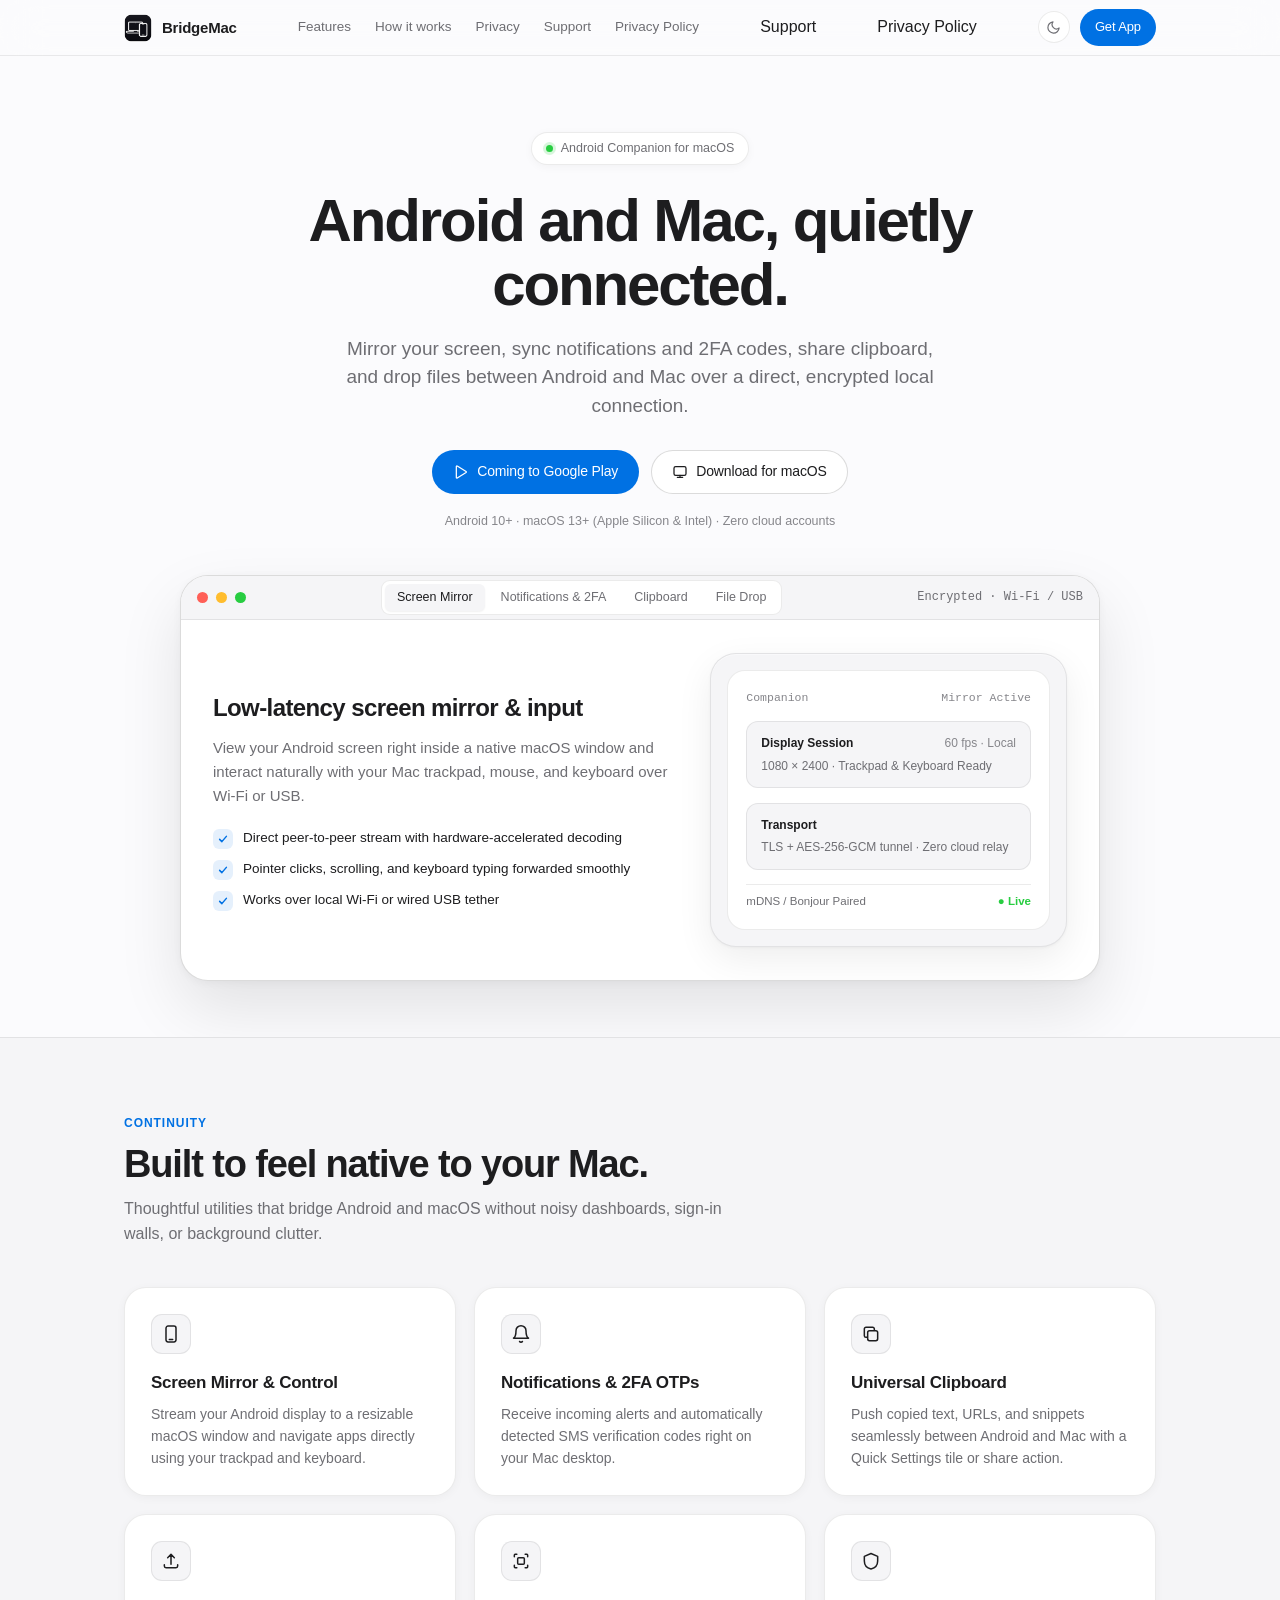
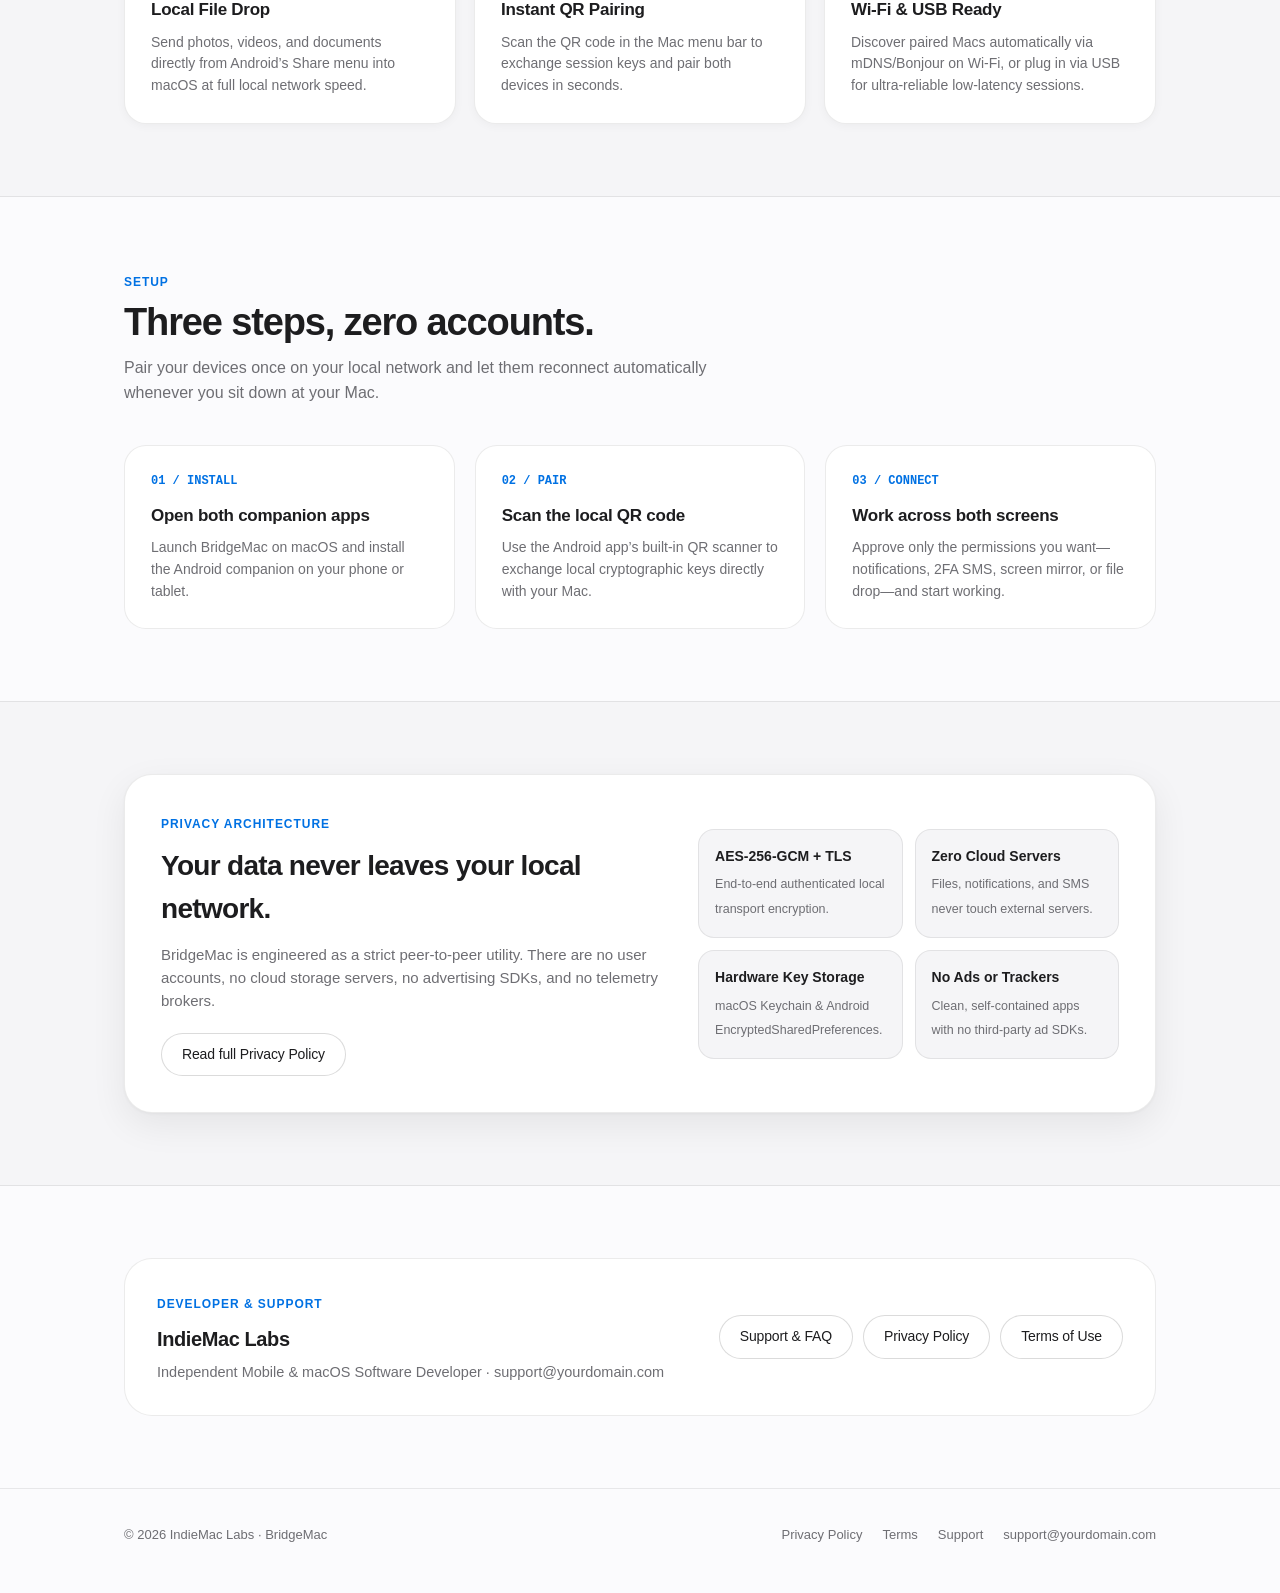
<file: index.html>
<!doctype html>
<html lang="en">
  <head>
    <meta charset="utf-8" />
    <meta name="viewport" content="width=device-width, initial-scale=1" />
    <title data-title-pattern="{appName} — Android Companion for macOS">
      BridgeMac — Android Companion for macOS
    </title>
    <meta
      name="description"
      content="Mirror your Android screen, sync notifications and 2FA codes, share clipboard, and transfer files directly with your Mac over an encrypted local connection."
    />
    <link rel="icon" type="image/svg+xml" href="assets/favicon.svg" />
    <link rel="stylesheet" href="styles.css" />
    <script src="config.js"></script>
    <script defer src="app.js"></script>
  </head>
  <body>
    <header class="site-nav">
      <div class="container nav-inner">
        <a class="brand" href="index.html">
          <img
            src="assets/icon-192.png"
            width="28"
            height="28"
            style="border-radius: 7px; object-fit: cover"
            alt="BridgeMac"
          />
          <span data-config="appName">BridgeMac</span>
        </a>

        <nav class="nav-links" aria-label="Primary navigation">
          <a href="#features">Features</a>
          <a href="#how-it-works">How it works</a>
          <a href="#privacy">Privacy</a>
          <a href="support.html">Support</a>
          <a href="privacy.html">Privacy Policy</a>
        </nav>
          <a href="support.html">Support</a>
          <a href="privacy.html">Privacy Policy</a>
        </nav>

        <div class="nav-actions">
          <button
            id="theme-toggle"
            class="theme-toggle"
            type="button"
            aria-label="Toggle dark mode"
            title="Toggle appearance"
          >
            <svg
              id="icon-moon"
              width="15"
              height="15"
              viewBox="0 0 24 24"
              fill="none"
            >
              <path
                d="M21 12.79A9 9 0 1 1 11.21 3 7 7 0 0 0 21 12.79Z"
                stroke="currentColor"
                stroke-width="1.9"
                stroke-linecap="round"
                stroke-linejoin="round"
              />
            </svg>
            <svg
              id="icon-sun"
              width="15"
              height="15"
              viewBox="0 0 24 24"
              fill="none"
              style="display: none"
            >
              <circle
                cx="12"
                cy="12"
                r="4"
                stroke="currentColor"
                stroke-width="1.9"
              />
              <path
                d="M12 2v2M12 20v2M4.93 4.93l1.41 1.41M17.66 17.66l1.41 1.41M2 12h2M20 12h2M4.93 19.07l1.41-1.41M17.66 6.34l1.41-1.41"
                stroke="currentColor"
                stroke-width="1.9"
                stroke-linecap="round"
              />
            </svg>
          </button>
          <a class="btn btn-primary btn-sm" href="#download">Get App</a>
        </div>
      </div>
    </header>

    <main>
      <!-- Hero -->
      <section class="hero">
        <div class="container">
          <div class="pill">
            <span class="pill-dot" aria-hidden="true"></span>
            <span data-config="appSubtitle">Android Companion for macOS</span>
          </div>
          <h1 data-config="tagline">Android and Mac, quietly connected.</h1>
          <p class="hero-lead" data-config="description">
            Mirror your screen, sync notifications and 2FA codes, share
            clipboard, and drop files between Android and Mac over a direct,
            encrypted local connection.
          </p>

          <div class="hero-cta" id="download">
            <a class="btn btn-primary" href="#" data-store-link="play">
              <svg width="16" height="16" viewBox="0 0 24 24" fill="none">
                <path
                  d="M5 3.8v16.4c0 .7.8 1.2 1.4.8l13.2-8.2c.6-.4.6-1.2 0-1.6L6.4 3c-.6-.4-1.4.1-1.4.8Z"
                  stroke="currentColor"
                  stroke-width="1.9"
                  stroke-linejoin="round"
                />
              </svg>
              <span data-config="playStoreStatus">Coming to Google Play</span>
            </a>
            <a class="btn btn-secondary" href="#" data-store-link="mac">
              <svg width="16" height="16" viewBox="0 0 24 24" fill="none">
                <rect
                  x="3"
                  y="4"
                  width="18"
                  height="13"
                  rx="2.5"
                  stroke="currentColor"
                  stroke-width="1.9"
                />
                <path
                  d="M8 20h8M12 17v3"
                  stroke="currentColor"
                  stroke-width="1.9"
                  stroke-linecap="round"
                />
              </svg>
              <span>Download for macOS</span>
            </a>
          </div>
          <div class="hero-meta">
            <span data-config="androidMinSdk">Android 10+</span> ·
            <span data-config="macAppStatus"
              >macOS 13+ (Apple Silicon &amp; Intel)</span
            >
            · Zero cloud accounts
          </div>

          <!-- Interactive Mac Window Preview -->
          <div class="stage-wrap">
            <div class="mac-window" aria-label="Interactive feature preview">
              <div class="mac-titlebar">
                <div class="traffic-lights" aria-hidden="true">
                  <span class="dot red"></span>
                  <span class="dot amber"></span>
                  <span class="dot green"></span>
                </div>

                <div class="titlebar-tabs" role="tablist">
                  <button
                    class="tab-btn"
                    type="button"
                    role="tab"
                    aria-selected="true"
                    data-preview-tab="mirror"
                  >
                    Screen Mirror
                  </button>
                  <button
                    class="tab-btn"
                    type="button"
                    role="tab"
                    aria-selected="false"
                    data-preview-tab="notify"
                  >
                    Notifications &amp; 2FA
                  </button>
                  <button
                    class="tab-btn"
                    type="button"
                    role="tab"
                    aria-selected="false"
                    data-preview-tab="clipboard"
                  >
                    Clipboard
                  </button>
                  <button
                    class="tab-btn"
                    type="button"
                    role="tab"
                    aria-selected="false"
                    data-preview-tab="drop"
                  >
                    File Drop
                  </button>
                </div>

                <div class="titlebar-status" id="preview-status">
                  Encrypted · Wi-Fi / USB
                </div>
              </div>

              <div class="mac-body">
                <div class="preview-copy">
                  <h3 id="preview-title">Low-latency screen mirror &amp; input</h3>
                  <p id="preview-desc">
                    View your Android screen right inside a native macOS window
                    and interact naturally with your Mac trackpad, mouse, and
                    keyboard over Wi-Fi or USB.
                  </p>
                  <ul class="preview-specs" id="preview-specs">
                    <li>
                      <span class="check-badge" aria-hidden="true">
                        <svg width="12" height="12" viewBox="0 0 16 16" fill="none">
                          <path
                            d="M3.5 8.5L6.5 11.5L12.5 4.5"
                            stroke="currentColor"
                            stroke-width="2"
                            stroke-linecap="round"
                            stroke-linejoin="round"
                          />
                        </svg>
                      </span>
                      <span>Direct peer-to-peer stream with hardware-accelerated decoding</span>
                    </li>
                    <li>
                      <span class="check-badge" aria-hidden="true">
                        <svg width="12" height="12" viewBox="0 0 16 16" fill="none">
                          <path
                            d="M3.5 8.5L6.5 11.5L12.5 4.5"
                            stroke="currentColor"
                            stroke-width="2"
                            stroke-linecap="round"
                            stroke-linejoin="round"
                          />
                        </svg>
                      </span>
                      <span>Pointer clicks, scrolling, and keyboard typing forwarded smoothly</span>
                    </li>
                    <li>
                      <span class="check-badge" aria-hidden="true">
                        <svg width="12" height="12" viewBox="0 0 16 16" fill="none">
                          <path
                            d="M3.5 8.5L6.5 11.5L12.5 4.5"
                            stroke="currentColor"
                            stroke-width="2"
                            stroke-linecap="round"
                            stroke-linejoin="round"
                          />
                        </svg>
                      </span>
                      <span>Works over local Wi-Fi or wired USB tether</span>
                    </li>
                  </ul>
                </div>

                <div class="device-frame">
                  <div class="device-screen">
                    <div class="device-statusbar">
                      <span>Companion</span>
                      <span id="phone-badge">Mirror Active</span>
                    </div>

                    <div class="mock-card">
                      <div class="mock-card-title">
                        <span id="card1-title">Display Session</span>
                        <span id="card1-meta" style="color: var(--ink-tertiary); font-weight: 500">
                          60 fps · Local
                        </span>
                      </div>
                      <div class="mock-card-sub" id="card1-sub">
                        1080 × 2400 · Trackpad &amp; Keyboard Ready
                      </div>
                      <div
                        class="otp-code"
                        id="card1-otp"
                        style="display: none"
                      ></div>
                    </div>

                    <div class="mock-card">
                      <div class="mock-card-title">
                        <span id="card2-title">Transport</span>
                      </div>
                      <div class="mock-card-sub" id="card2-sub">
                        TLS + AES-256-GCM tunnel · Zero cloud relay
                      </div>
                    </div>

                    <div class="device-footer-pill">
                      <span>mDNS / Bonjour Paired</span>
                      <span style="color: var(--green); font-weight: 600">● Live</span>
                    </div>
                  </div>
                </div>
              </div>
            </div>
          </div>
        </div>
      </section>

      <!-- Features Bento -->
      <section class="section section-alt" id="features">
        <div class="container">
          <div class="section-header">
            <span class="eyebrow">Continuity</span>
            <h2>Built to feel native to your Mac.</h2>
            <p>
              Thoughtful utilities that bridge Android and macOS without noisy
              dashboards, sign-in walls, or background clutter.
            </p>
          </div>

          <div class="bento-grid">
            <article class="bento-card">
              <div class="icon-box" aria-hidden="true">
                <svg width="20" height="20" viewBox="0 0 24 24" fill="none">
                  <rect
                    x="6"
                    y="2.5"
                    width="12"
                    height="19"
                    rx="2.5"
                    stroke="currentColor"
                    stroke-width="1.8"
                  />
                  <path
                    d="M10 18.5h4"
                    stroke="currentColor"
                    stroke-width="1.8"
                    stroke-linecap="round"
                  />
                </svg>
              </div>
              <h3>Screen Mirror &amp; Control</h3>
              <p>
                Stream your Android display to a resizable macOS window and
                navigate apps directly using your trackpad and keyboard.
              </p>
            </article>

            <article class="bento-card">
              <div class="icon-box" aria-hidden="true">
                <svg width="20" height="20" viewBox="0 0 24 24" fill="none">
                  <path
                    d="M18 8a6 6 0 1 0-12 0c0 7-3 9-3 9h18s-3-2-3-9Z"
                    stroke="currentColor"
                    stroke-width="1.8"
                    stroke-linejoin="round"
                  />
                  <path
                    d="M10.3 21a2 2 0 0 0 3.4 0"
                    stroke="currentColor"
                    stroke-width="1.8"
                    stroke-linecap="round"
                  />
                </svg>
              </div>
              <h3>Notifications &amp; 2FA OTPs</h3>
              <p>
                Receive incoming alerts and automatically detected SMS
                verification codes right on your Mac desktop.
              </p>
            </article>

            <article class="bento-card">
              <div class="icon-box" aria-hidden="true">
                <svg width="20" height="20" viewBox="0 0 24 24" fill="none">
                  <rect
                    x="8"
                    y="8"
                    width="12"
                    height="12"
                    rx="2.2"
                    stroke="currentColor"
                    stroke-width="1.8"
                  />
                  <path
                    d="M16 8V6a2 2 0 0 0-2-2H6a2 2 0 0 0-2 2v8a2 2 0 0 0 2 2h2"
                    stroke="currentColor"
                    stroke-width="1.8"
                  />
                </svg>
              </div>
              <h3>Universal Clipboard</h3>
              <p>
                Push copied text, URLs, and snippets seamlessly between Android
                and Mac with a Quick Settings tile or share action.
              </p>
            </article>

            <article class="bento-card">
              <div class="icon-box" aria-hidden="true">
                <svg width="20" height="20" viewBox="0 0 24 24" fill="none">
                  <path
                    d="M12 16V4M12 4l-4 4M12 4l4 4"
                    stroke="currentColor"
                    stroke-width="1.8"
                    stroke-linecap="round"
                    stroke-linejoin="round"
                  />
                  <path
                    d="M4 16.5v1.5A2 2 0 0 0 6 20h12a2 2 0 0 0 2-2v-1.5"
                    stroke="currentColor"
                    stroke-width="1.8"
                    stroke-linecap="round"
                  />
                </svg>
              </div>
              <h3>Local File Drop</h3>
              <p>
                Send photos, videos, and documents directly from Android’s Share
                menu into macOS at full local network speed.
              </p>
            </article>

            <article class="bento-card">
              <div class="icon-box" aria-hidden="true">
                <svg width="20" height="20" viewBox="0 0 24 24" fill="none">
                  <path
                    d="M4 7V5a1 1 0 0 1 1-1h2M17 4h2a1 1 0 0 1 1 1v2M20 17v2a1 1 0 0 1-1 1h-2M7 20H5a1 1 0 0 1-1-1v-2"
                    stroke="currentColor"
                    stroke-width="1.8"
                    stroke-linecap="round"
                  />
                  <rect
                    x="8"
                    y="8"
                    width="8"
                    height="8"
                    rx="1.2"
                    stroke="currentColor"
                    stroke-width="1.8"
                  />
                </svg>
              </div>
              <h3>Instant QR Pairing</h3>
              <p>
                Scan the QR code in the Mac menu bar to exchange session keys and
                pair both devices in seconds.
              </p>
            </article>

            <article class="bento-card">
              <div class="icon-box" aria-hidden="true">
                <svg width="20" height="20" viewBox="0 0 24 24" fill="none">
                  <path
                    d="M12 3 4 6.5V12c0 5 3.4 8.5 8 9.5 4.6-1 8-4.5 8-9.5V6.5L12 3Z"
                    stroke="currentColor"
                    stroke-width="1.8"
                    stroke-linejoin="round"
                  />
                </svg>
              </div>
              <h3>Wi-Fi &amp; USB Ready</h3>
              <p>
                Discover paired Macs automatically via mDNS/Bonjour on Wi-Fi, or
                plug in via USB for ultra-reliable low-latency sessions.
              </p>
            </article>
          </div>
        </div>
      </section>

      <!-- How It Works -->
      <section class="section" id="how-it-works">
        <div class="container">
          <div class="section-header">
            <span class="eyebrow">Setup</span>
            <h2>Three steps, zero accounts.</h2>
            <p>
              Pair your devices once on your local network and let them
              reconnect automatically whenever you sit down at your Mac.
            </p>
          </div>

          <div class="steps-grid">
            <div class="step-card">
              <div class="step-num">01 / INSTALL</div>
              <h3>Open both companion apps</h3>
              <p>
                Launch <span data-config="appName">BridgeMac</span> on macOS and
                install the Android companion on your phone or tablet.
              </p>
            </div>
            <div class="step-card">
              <div class="step-num">02 / PAIR</div>
              <h3>Scan the local QR code</h3>
              <p>
                Use the Android app’s built-in QR scanner to exchange local
                cryptographic keys directly with your Mac.
              </p>
            </div>
            <div class="step-card">
              <div class="step-num">03 / CONNECT</div>
              <h3>Work across both screens</h3>
              <p>
                Approve only the permissions you want—notifications, 2FA SMS,
                screen mirror, or file drop—and start working.
              </p>
            </div>
          </div>
        </div>
      </section>

      <!-- Privacy & Security -->
      <section class="section section-alt" id="privacy">
        <div class="container">
          <div class="privacy-panel">
            <div>
              <span class="eyebrow">Privacy Architecture</span>
              <h2>Your data never leaves your local network.</h2>
              <p>
                <span data-config="appName">BridgeMac</span> is engineered as a
                strict peer-to-peer utility. There are no user accounts, no
                cloud storage servers, no advertising SDKs, and no telemetry
                brokers.
              </p>
              <a class="btn btn-secondary" href="privacy.html">
                Read full Privacy Policy
              </a>
            </div>

            <div class="trust-list">
              <div class="trust-item">
                <strong>AES-256-GCM + TLS</strong>
                <span>End-to-end authenticated local transport encryption.</span>
              </div>
              <div class="trust-item">
                <strong>Zero Cloud Servers</strong>
                <span>Files, notifications, and SMS never touch external servers.</span>
              </div>
              <div class="trust-item">
                <strong>Hardware Key Storage</strong>
                <span>macOS Keychain &amp; Android EncryptedSharedPreferences.</span>
              </div>
              <div class="trust-item">
                <strong>No Ads or Trackers</strong>
                <span>Clean, self-contained apps with no third-party ad SDKs.</span>
              </div>
            </div>
          </div>
        </div>
      </section>

      <!-- Developer & Support Card (for Play Console Developer Website compliance) -->
      <section class="section" id="developer">
        <div class="container">
          <div class="dev-card">
            <div class="dev-meta">
              <span class="eyebrow">Developer &amp; Support</span>
              <h3 data-config="developerName">IndieMac Labs</h3>
              <p>
                <span data-config="developerLegalLine"
                  >Independent Mobile &amp; macOS Software Developer</span
                >
                ·
                <a data-config-email href="mailto:support@yourdomain.com"
                  >support@yourdomain.com</a
                >
              </p>
            </div>
            <div class="dev-actions">
              <a class="btn btn-secondary" href="support.html">Support &amp; FAQ</a>
              <a class="btn btn-secondary" href="privacy.html">Privacy Policy</a>
              <a class="btn btn-secondary" href="terms.html">Terms of Use</a>
            </div>
          </div>
        </div>
      </section>
    </main>

    <footer class="site-footer">
      <div class="container footer-inner">
        <div>
          &copy; <span data-config="copyrightYear">2026</span>
          <span data-config="developerName">IndieMac Labs</span> ·
          <span data-config="appName">BridgeMac</span>
        </div>
        <div class="footer-links">
          <a href="privacy.html">Privacy Policy</a>
          <a href="terms.html">Terms</a>
          <a href="support.html">Support</a>
          <a data-config-email href="mailto:support@yourdomain.com"
            >support@yourdomain.com</a
          >
        </div>
      </div>
    </footer>

    <div class="toast" id="toast" role="status" aria-live="polite"></div>
  </body>
</html>
</file>
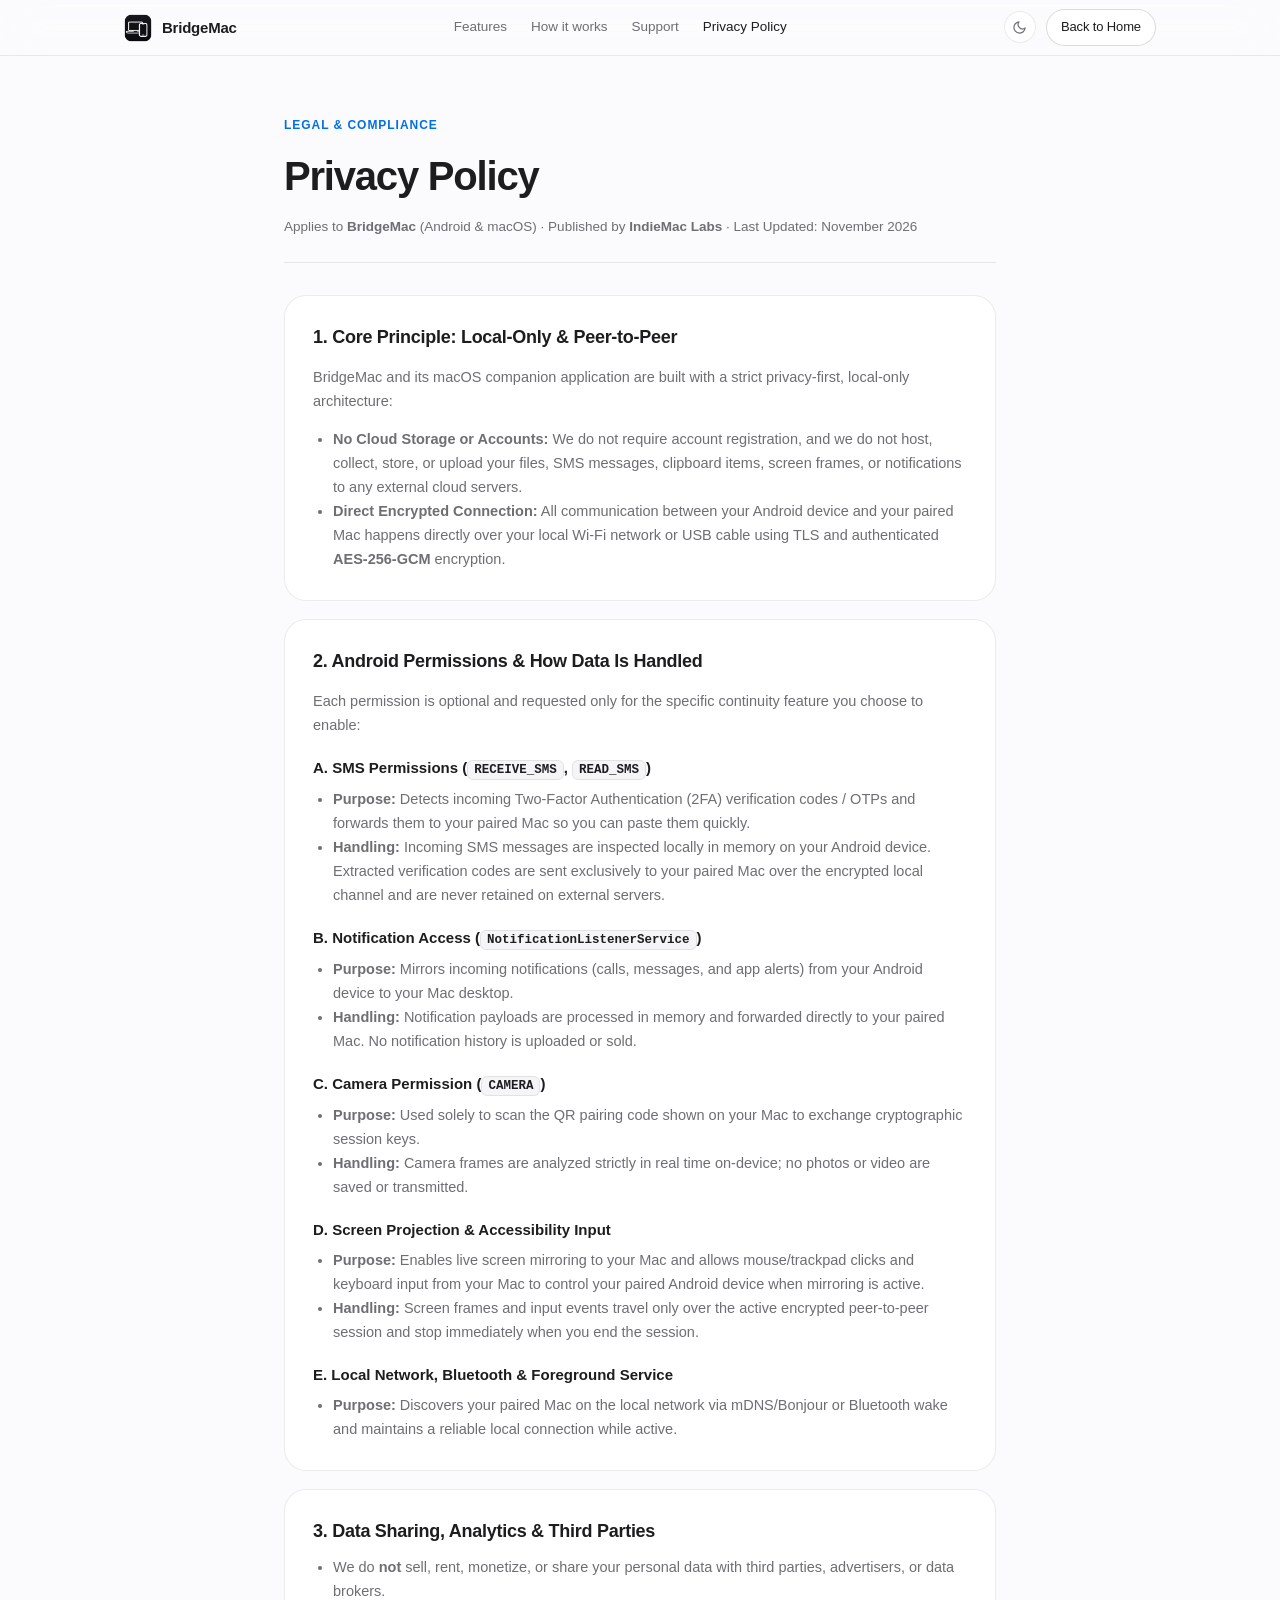
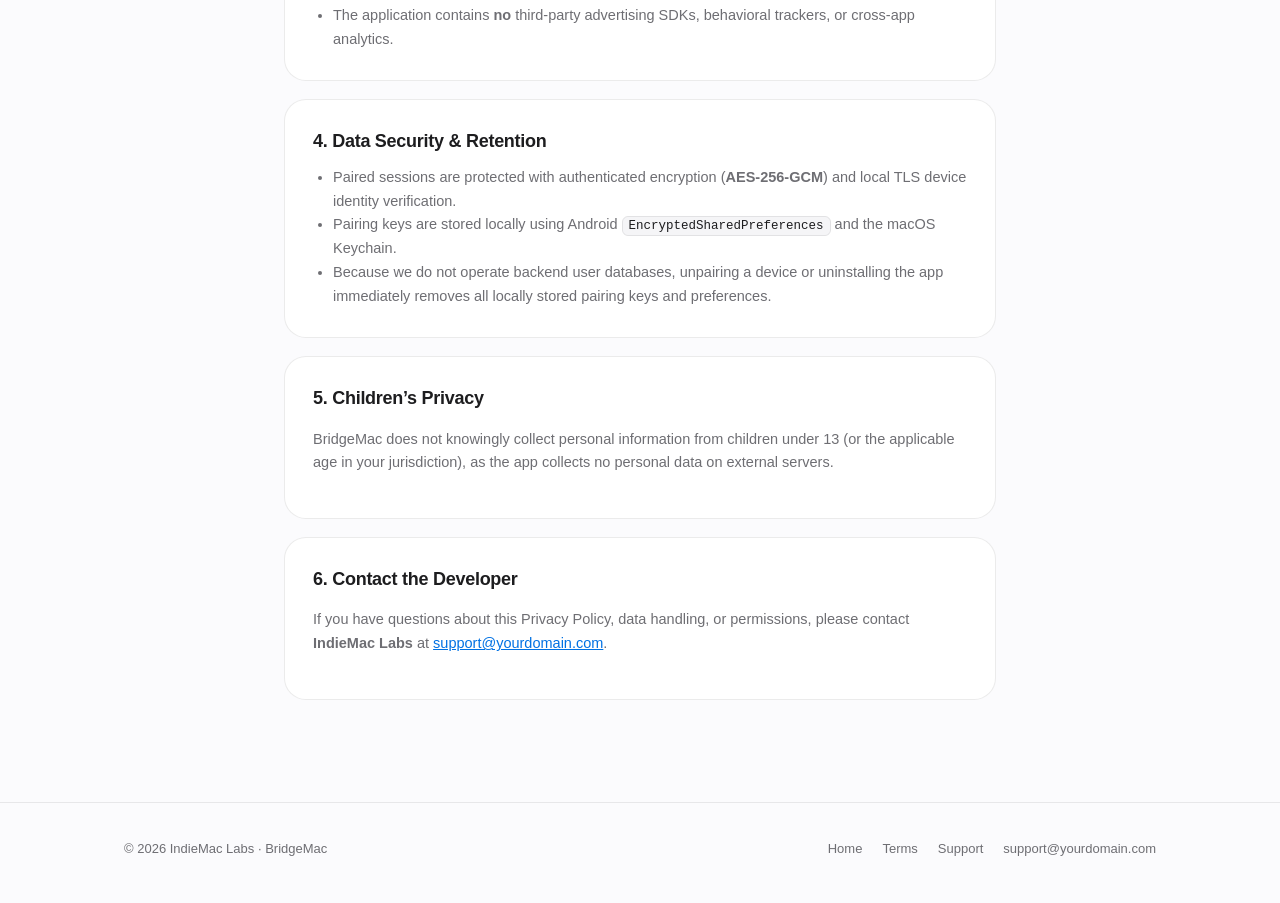
<file: privacy.html>
<!doctype html>
<html lang="en">
  <head>
    <meta charset="utf-8" />
    <meta name="viewport" content="width=device-width, initial-scale=1" />
    <title data-title-pattern="Privacy Policy — {appName}">
      Privacy Policy — BridgeMac
    </title>
    <meta
      name="description"
      content="Privacy Policy detailing local-only peer-to-peer data handling and Android permissions."
    />
    <link rel="icon" type="image/svg+xml" href="assets/favicon.svg" />
    <link rel="stylesheet" href="styles.css" />
    <script src="config.js"></script>
    <script defer src="app.js"></script>
  </head>
  <body>
    <header class="site-nav">
      <div class="container nav-inner">
        <a class="brand" href="index.html">
          <img
            src="assets/icon-192.png"
            width="28"
            height="28"
            style="border-radius: 7px; object-fit: cover"
            alt="BridgeMac"
          />
          <span data-config="appName">BridgeMac</span>
        </a>

        <nav class="nav-links" aria-label="Primary navigation">
          <a href="index.html#features">Features</a>
          <a href="index.html#how-it-works">How it works</a>
          <a href="support.html">Support</a>
          <a class="active" href="privacy.html">Privacy Policy</a>
        </nav>

        <div class="nav-actions">
          <button
            id="theme-toggle"
            class="theme-toggle"
            type="button"
            aria-label="Toggle dark mode"
          >
            <svg id="icon-moon" width="15" height="15" viewBox="0 0 24 24" fill="none">
              <path
                d="M21 12.79A9 9 0 1 1 11.21 3 7 7 0 0 0 21 12.79Z"
                stroke="currentColor"
                stroke-width="1.9"
                stroke-linecap="round"
                stroke-linejoin="round"
              />
            </svg>
            <svg
              id="icon-sun"
              width="15"
              height="15"
              viewBox="0 0 24 24"
              fill="none"
              style="display: none"
            >
              <circle cx="12" cy="12" r="4" stroke="currentColor" stroke-width="1.9" />
              <path
                d="M12 2v2M12 20v2M4.93 4.93l1.41 1.41M17.66 17.66l1.41 1.41M2 12h2M20 12h2M4.93 19.07l1.41-1.41M17.66 6.34l1.41-1.41"
                stroke="currentColor"
                stroke-width="1.9"
                stroke-linecap="round"
              />
            </svg>
          </button>
          <a class="btn btn-secondary btn-sm" href="index.html">Back to Home</a>
        </div>
      </div>
    </header>

    <main class="page-shell">
      <div class="container doc-wrap">
        <div class="doc-header">
          <span class="eyebrow">Legal &amp; Compliance</span>
          <h1>Privacy Policy</h1>
          <div class="doc-meta">
            Applies to <strong data-config="appName">BridgeMac</strong> (Android
            &amp; macOS) · Published by
            <strong data-config="developerName">IndieMac Labs</strong> · Last
            Updated: <span data-config="privacyLastUpdated">November 2026</span>
          </div>
        </div>

        <section class="doc-card">
          <h2>1. Core Principle: Local-Only &amp; Peer-to-Peer</h2>
          <p>
            <span data-config="appName">BridgeMac</span> and its macOS
            companion application are built with a strict privacy-first,
            local-only architecture:
          </p>
          <ul>
            <li>
              <strong>No Cloud Storage or Accounts:</strong> We do not require
              account registration, and we do not host, collect, store, or
              upload your files, SMS messages, clipboard items, screen frames,
              or notifications to any external cloud servers.
            </li>
            <li>
              <strong>Direct Encrypted Connection:</strong> All communication
              between your Android device and your paired Mac happens directly
              over your local Wi-Fi network or USB cable using TLS and
              authenticated <strong>AES-256-GCM</strong> encryption.
            </li>
          </ul>
        </section>

        <section class="doc-card">
          <h2>2. Android Permissions &amp; How Data Is Handled</h2>
          <p>
            Each permission is optional and requested only for the specific
            continuity feature you choose to enable:
          </p>

          <h3>A. SMS Permissions (<code>RECEIVE_SMS</code>, <code>READ_SMS</code>)</h3>
          <ul>
            <li>
              <strong>Purpose:</strong> Detects incoming Two-Factor
              Authentication (2FA) verification codes / OTPs and forwards them
              to your paired Mac so you can paste them quickly.
            </li>
            <li>
              <strong>Handling:</strong> Incoming SMS messages are inspected
              locally in memory on your Android device. Extracted verification
              codes are sent exclusively to your paired Mac over the encrypted
              local channel and are never retained on external servers.
            </li>
          </ul>

          <h3>B. Notification Access (<code>NotificationListenerService</code>)</h3>
          <ul>
            <li>
              <strong>Purpose:</strong> Mirrors incoming notifications (calls,
              messages, and app alerts) from your Android device to your Mac
              desktop.
            </li>
            <li>
              <strong>Handling:</strong> Notification payloads are processed in
              memory and forwarded directly to your paired Mac. No notification
              history is uploaded or sold.
            </li>
          </ul>

          <h3>C. Camera Permission (<code>CAMERA</code>)</h3>
          <ul>
            <li>
              <strong>Purpose:</strong> Used solely to scan the QR pairing code
              shown on your Mac to exchange cryptographic session keys.
            </li>
            <li>
              <strong>Handling:</strong> Camera frames are analyzed strictly in
              real time on-device; no photos or video are saved or transmitted.
            </li>
          </ul>

          <h3>D. Screen Projection &amp; Accessibility Input</h3>
          <ul>
            <li>
              <strong>Purpose:</strong> Enables live screen mirroring to your
              Mac and allows mouse/trackpad clicks and keyboard input from your
              Mac to control your paired Android device when mirroring is
              active.
            </li>
            <li>
              <strong>Handling:</strong> Screen frames and input events travel
              only over the active encrypted peer-to-peer session and stop
              immediately when you end the session.
            </li>
          </ul>

          <h3>E. Local Network, Bluetooth &amp; Foreground Service</h3>
          <ul>
            <li>
              <strong>Purpose:</strong> Discovers your paired Mac on the local
              network via mDNS/Bonjour or Bluetooth wake and maintains a
              reliable local connection while active.
            </li>
          </ul>
        </section>

        <section class="doc-card">
          <h2>3. Data Sharing, Analytics &amp; Third Parties</h2>
          <ul>
            <li>
              We do <strong>not</strong> sell, rent, monetize, or share your
              personal data with third parties, advertisers, or data brokers.
            </li>
            <li>
              The application contains <strong>no</strong> third-party
              advertising SDKs, behavioral trackers, or cross-app analytics.
            </li>
          </ul>
        </section>

        <section class="doc-card">
          <h2>4. Data Security &amp; Retention</h2>
          <ul>
            <li>
              Paired sessions are protected with authenticated encryption
              (<strong>AES-256-GCM</strong>) and local TLS device identity
              verification.
            </li>
            <li>
              Pairing keys are stored locally using Android
              <code>EncryptedSharedPreferences</code> and the macOS Keychain.
            </li>
            <li>
              Because we do not operate backend user databases, unpairing a
              device or uninstalling the app immediately removes all locally
              stored pairing keys and preferences.
            </li>
          </ul>
        </section>

        <section class="doc-card">
          <h2>5. Children’s Privacy</h2>
          <p>
            <span data-config="appName">BridgeMac</span> does not knowingly
            collect personal information from children under 13 (or the
            applicable age in your jurisdiction), as the app collects no personal
            data on external servers.
          </p>
        </section>

        <section class="doc-card">
          <h2>6. Contact the Developer</h2>
          <p>
            If you have questions about this Privacy Policy, data handling, or
            permissions, please contact
            <strong data-config="developerName">IndieMac Labs</strong> at
            <a data-config-email href="mailto:support@yourdomain.com" style="color: var(--accent); text-decoration: underline">
              support@yourdomain.com
            </a>.
          </p>
        </section>
      </div>
    </main>

    <footer class="site-footer">
      <div class="container footer-inner">
        <div>
          &copy; <span data-config="copyrightYear">2026</span>
          <span data-config="developerName">IndieMac Labs</span> ·
          <span data-config="appName">BridgeMac</span>
        </div>
        <div class="footer-links">
          <a href="index.html">Home</a>
          <a href="terms.html">Terms</a>
          <a href="support.html">Support</a>
          <a data-config-email href="mailto:support@yourdomain.com">support@yourdomain.com</a>
        </div>
      </div>
    </footer>
  </body>
</html>
</file>
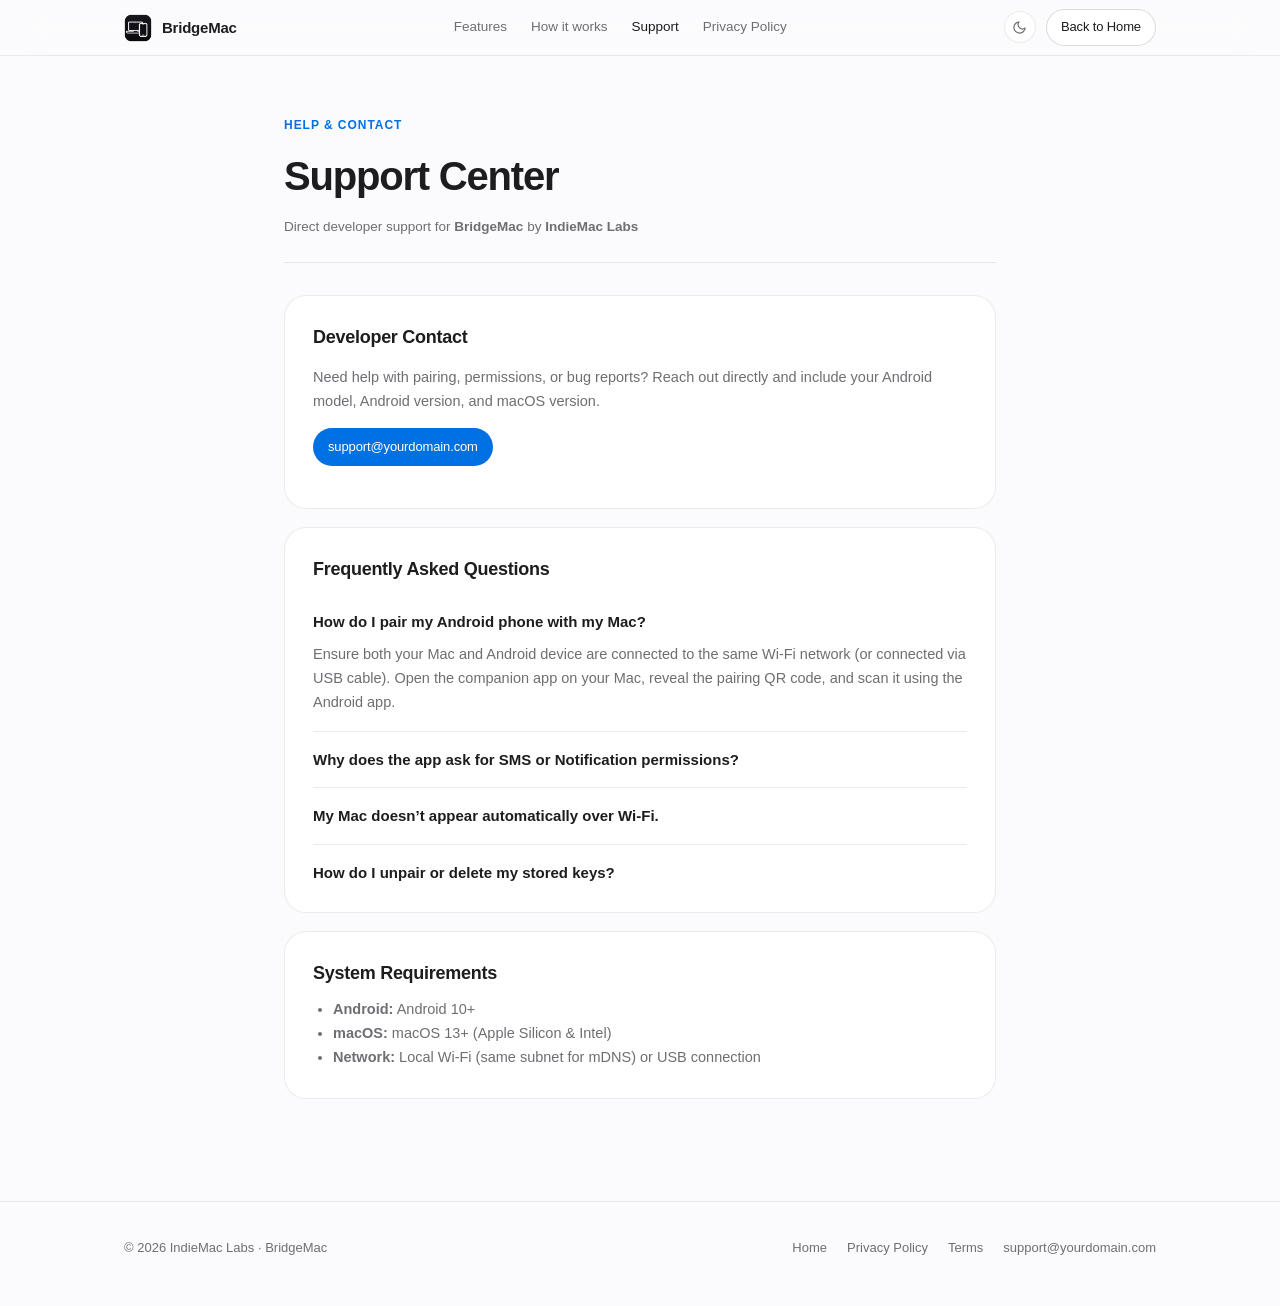
<file: support.html>
<!doctype html>
<html lang="en">
  <head>
    <meta charset="utf-8" />
    <meta name="viewport" content="width=device-width, initial-scale=1" />
    <title data-title-pattern="Support — {appName}">
      Support — BridgeMac
    </title>
    <meta
      name="description"
      content="Help, setup troubleshooting, FAQs, and developer contact details."
    />
    <link rel="icon" type="image/svg+xml" href="assets/favicon.svg" />
    <link rel="stylesheet" href="styles.css" />
    <script src="config.js"></script>
    <script defer src="app.js"></script>
  </head>
  <body>
    <header class="site-nav">
      <div class="container nav-inner">
        <a class="brand" href="index.html">
          <img
            src="assets/icon-192.png"
            width="28"
            height="28"
            style="border-radius: 7px; object-fit: cover"
            alt="BridgeMac"
          />
          <span data-config="appName">BridgeMac</span>
        </a>

        <nav class="nav-links" aria-label="Primary navigation">
          <a href="index.html#features">Features</a>
          <a href="index.html#how-it-works">How it works</a>
          <a class="active" href="support.html">Support</a>
          <a href="privacy.html">Privacy Policy</a>
        </nav>

        <div class="nav-actions">
          <button
            id="theme-toggle"
            class="theme-toggle"
            type="button"
            aria-label="Toggle dark mode"
          >
            <svg id="icon-moon" width="15" height="15" viewBox="0 0 24 24" fill="none">
              <path
                d="M21 12.79A9 9 0 1 1 11.21 3 7 7 0 0 0 21 12.79Z"
                stroke="currentColor"
                stroke-width="1.9"
                stroke-linecap="round"
                stroke-linejoin="round"
              />
            </svg>
            <svg
              id="icon-sun"
              width="15"
              height="15"
              viewBox="0 0 24 24"
              fill="none"
              style="display: none"
            >
              <circle cx="12" cy="12" r="4" stroke="currentColor" stroke-width="1.9" />
              <path
                d="M12 2v2M12 20v2M4.93 4.93l1.41 1.41M17.66 17.66l1.41 1.41M2 12h2M20 12h2M4.93 19.07l1.41-1.41M17.66 6.34l1.41-1.41"
                stroke="currentColor"
                stroke-width="1.9"
                stroke-linecap="round"
              />
            </svg>
          </button>
          <a class="btn btn-secondary btn-sm" href="index.html">Back to Home</a>
        </div>
      </div>
    </header>

    <main class="page-shell">
      <div class="container doc-wrap">
        <div class="doc-header">
          <span class="eyebrow">Help &amp; Contact</span>
          <h1>Support Center</h1>
          <div class="doc-meta">
            Direct developer support for
            <strong data-config="appName">BridgeMac</strong> by
            <strong data-config="developerName">IndieMac Labs</strong>
          </div>
        </div>

        <section class="doc-card">
          <h2>Developer Contact</h2>
          <p>
            Need help with pairing, permissions, or bug reports? Reach out
            directly and include your Android model, Android version, and macOS
            version.
          </p>
          <p style="margin-top: 14px">
            <a
              class="btn btn-primary btn-sm"
              data-config-email
              href="mailto:support@yourdomain.com"
            >
              support@yourdomain.com
            </a>
          </p>
        </section>

        <section class="doc-card">
          <h2>Frequently Asked Questions</h2>

          <details class="faq-item" open>
            <summary>
              <span>How do I pair my Android phone with my Mac?</span>
            </summary>
            <p>
              Ensure both your Mac and Android device are connected to the same
              Wi-Fi network (or connected via USB cable). Open the companion app
              on your Mac, reveal the pairing QR code, and scan it using the
              Android app.
            </p>
          </details>

          <details class="faq-item">
            <summary>
              <span>Why does the app ask for SMS or Notification permissions?</span>
            </summary>
            <p>
              These permissions are strictly optional and used only to forward
              your incoming notifications and 2FA verification codes over the
              encrypted local connection to your paired Mac. Nothing is sent to
              cloud servers.
            </p>
          </details>

          <details class="faq-item">
            <summary>
              <span>My Mac doesn’t appear automatically over Wi-Fi.</span>
            </summary>
            <p>
              Some public or guest Wi-Fi networks enable AP/client isolation
              that blocks local mDNS/Bonjour discovery. Try switching to a
              private Wi-Fi network or connecting your phone to your Mac via USB.
            </p>
          </details>

          <details class="faq-item">
            <summary>
              <span>How do I unpair or delete my stored keys?</span>
            </summary>
            <p>
              Remove the paired device inside the Android or macOS app settings.
              Because all pairing credentials are stored locally in Android
              EncryptedSharedPreferences and the macOS Keychain, unpairing or
              uninstalling clears them permanently.
            </p>
          </details>
        </section>

        <section class="doc-card">
          <h2>System Requirements</h2>
          <ul>
            <li>
              <strong>Android:</strong>
              <span data-config="androidMinSdk">Android 10+</span>
            </li>
            <li>
              <strong>macOS:</strong>
              <span data-config="macAppStatus"
                >macOS 13+ (Apple Silicon &amp; Intel)</span
              >
            </li>
            <li>
              <strong>Network:</strong> Local Wi-Fi (same subnet for mDNS) or
              USB connection
            </li>
          </ul>
        </section>
      </div>
    </main>

    <footer class="site-footer">
      <div class="container footer-inner">
        <div>
          &copy; <span data-config="copyrightYear">2026</span>
          <span data-config="developerName">IndieMac Labs</span> ·
          <span data-config="appName">BridgeMac</span>
        </div>
        <div class="footer-links">
          <a href="index.html">Home</a>
          <a href="privacy.html">Privacy Policy</a>
          <a href="terms.html">Terms</a>
          <a data-config-email href="mailto:support@yourdomain.com"
            >support@yourdomain.com</a
          >
        </div>
      </div>
    </footer>
  </body>
</html>
</file>
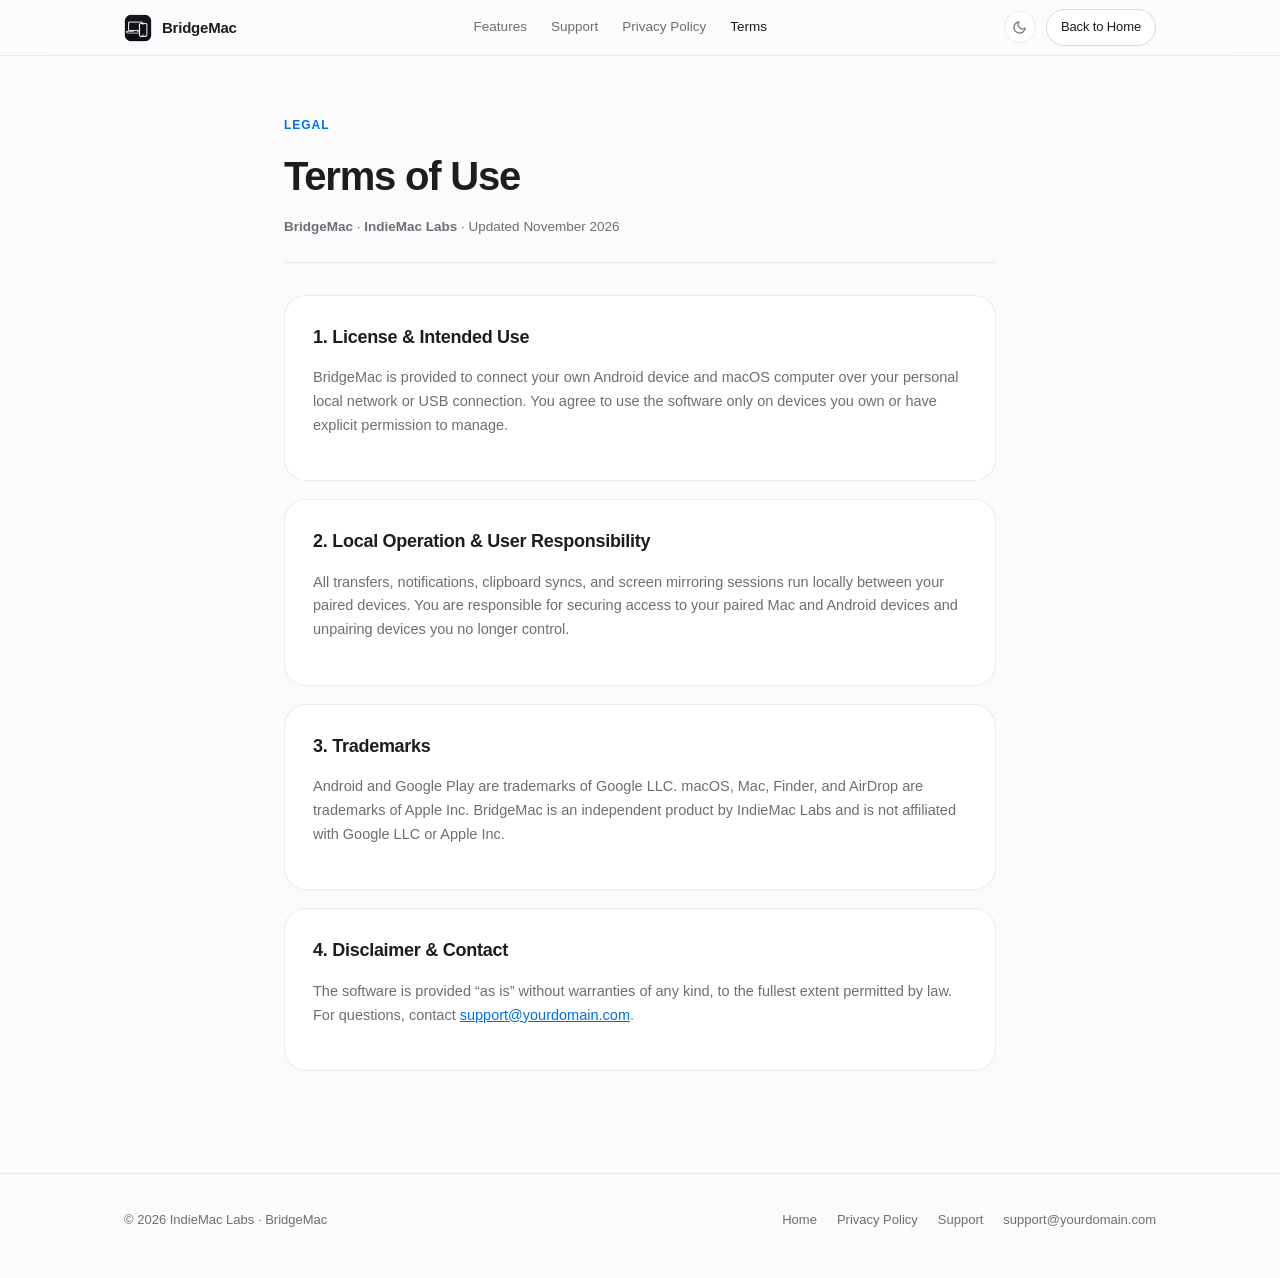
<file: terms.html>
<!doctype html>
<html lang="en">
  <head>
    <meta charset="utf-8" />
    <meta name="viewport" content="width=device-width, initial-scale=1" />
    <title data-title-pattern="Terms of Use — {appName}">
      Terms of Use — BridgeMac
    </title>
    <meta name="description" content="Terms of Use for companion software." />
    <link rel="icon" type="image/svg+xml" href="assets/favicon.svg" />
    <link rel="stylesheet" href="styles.css" />
    <script src="config.js"></script>
    <script defer src="app.js"></script>
  </head>
  <body>
    <header class="site-nav">
      <div class="container nav-inner">
        <a class="brand" href="index.html">
          <img
            src="assets/icon-192.png"
            width="28"
            height="28"
            style="border-radius: 7px; object-fit: cover"
            alt="BridgeMac"
          />
          <span data-config="appName">BridgeMac</span>
        </a>

        <nav class="nav-links" aria-label="Primary navigation">
          <a href="index.html#features">Features</a>
          <a href="support.html">Support</a>
          <a href="privacy.html">Privacy Policy</a>
          <a class="active" href="terms.html">Terms</a>
        </nav>

        <div class="nav-actions">
          <button
            id="theme-toggle"
            class="theme-toggle"
            type="button"
            aria-label="Toggle dark mode"
          >
            <svg id="icon-moon" width="15" height="15" viewBox="0 0 24 24" fill="none">
              <path
                d="M21 12.79A9 9 0 1 1 11.21 3 7 7 0 0 0 21 12.79Z"
                stroke="currentColor"
                stroke-width="1.9"
                stroke-linecap="round"
                stroke-linejoin="round"
              />
            </svg>
            <svg
              id="icon-sun"
              width="15"
              height="15"
              viewBox="0 0 24 24"
              fill="none"
              style="display: none"
            >
              <circle cx="12" cy="12" r="4" stroke="currentColor" stroke-width="1.9" />
              <path
                d="M12 2v2M12 20v2M4.93 4.93l1.41 1.41M17.66 17.66l1.41 1.41M2 12h2M20 12h2M4.93 19.07l1.41-1.41M17.66 6.34l1.41-1.41"
                stroke="currentColor"
                stroke-width="1.9"
                stroke-linecap="round"
              />
            </svg>
          </button>
          <a class="btn btn-secondary btn-sm" href="index.html">Back to Home</a>
        </div>
      </div>
    </header>

    <main class="page-shell">
      <div class="container doc-wrap">
        <div class="doc-header">
          <span class="eyebrow">Legal</span>
          <h1>Terms of Use</h1>
          <div class="doc-meta">
            <strong data-config="appName">BridgeMac</strong> ·
            <strong data-config="developerName">IndieMac Labs</strong> ·
            Updated <span data-config="privacyLastUpdated">November 2026</span>
          </div>
        </div>

        <section class="doc-card">
          <h2>1. License &amp; Intended Use</h2>
          <p>
            <span data-config="appName">BridgeMac</span> is provided to connect
            your own Android device and macOS computer over your personal local
            network or USB connection. You agree to use the software only on
            devices you own or have explicit permission to manage.
          </p>
        </section>

        <section class="doc-card">
          <h2>2. Local Operation &amp; User Responsibility</h2>
          <p>
            All transfers, notifications, clipboard syncs, and screen mirroring
            sessions run locally between your paired devices. You are
            responsible for securing access to your paired Mac and Android
            devices and unpairing devices you no longer control.
          </p>
        </section>

        <section class="doc-card">
          <h2>3. Trademarks</h2>
          <p>
            Android and Google Play are trademarks of Google LLC. macOS, Mac,
            Finder, and AirDrop are trademarks of Apple Inc.
            <span data-config="appName">BridgeMac</span> is an independent
            product by <span data-config="developerName">IndieMac Labs</span>
            and is not affiliated with Google LLC or Apple Inc.
          </p>
        </section>

        <section class="doc-card">
          <h2>4. Disclaimer &amp; Contact</h2>
          <p>
            The software is provided “as is” without warranties of any kind, to
            the fullest extent permitted by law. For questions, contact
            <a
              data-config-email
              href="mailto:support@yourdomain.com"
              style="color: var(--accent); text-decoration: underline"
              >support@yourdomain.com</a
            >.
          </p>
        </section>
      </div>
    </main>

    <footer class="site-footer">
      <div class="container footer-inner">
        <div>
          &copy; <span data-config="copyrightYear">2026</span>
          <span data-config="developerName">IndieMac Labs</span> ·
          <span data-config="appName">BridgeMac</span>
        </div>
        <div class="footer-links">
          <a href="index.html">Home</a>
          <a href="privacy.html">Privacy Policy</a>
          <a href="support.html">Support</a>
          <a data-config-email href="mailto:support@yourdomain.com"
            >support@yourdomain.com</a
          >
        </div>
      </div>
    </footer>
  </body>
</html>
</file>
<file: styles.css>
/* ==========================================================================
   Mac-inspired Minimalist Design System
   Clean surfaces, SF-style system typography, hairline borders, calm motion.
   ========================================================================== */

:root {
  --bg: #fbfbfd;
  --bg-alt: #f5f5f7;
  --surface: #ffffff;
  --surface-glass: rgba(251, 251, 253, 0.78);
  --surface-elevated: rgba(255, 255, 255, 0.92);
  --ink: #1d1d1f;
  --ink-secondary: #6e6e73;
  --ink-tertiary: #86868b;
  --border: rgba(0, 0, 0, 0.08);
  --border-strong: rgba(0, 0, 0, 0.14);
  --accent: #0071e3;
  --accent-hover: #0077ed;
  --accent-soft: rgba(0, 113, 227, 0.1);
  --green: #28cd41;
  --amber: #ffbd2e;
  --red: #ff5f57;
  --shadow-sm: 0 2px 10px rgba(0, 0, 0, 0.04);
  --shadow-md: 0 12px 36px rgba(0, 0, 0, 0.07), 0 1px 3px rgba(0, 0, 0, 0.04);
  --shadow-lg: 0 28px 64px rgba(0, 0, 0, 0.1), 0 2px 8px rgba(0, 0, 0, 0.04);
  --radius-sm: 10px;
  --radius-md: 16px;
  --radius-lg: 22px;
  --radius-xl: 28px;
  --font-sans: -apple-system, BlinkMacSystemFont, "SF Pro Display", "SF Pro Text",
    "Helvetica Neue", Arial, sans-serif;
  --font-mono: "SF Mono", ui-monospace, SFMono-Regular, Menlo, Monaco, Consolas,
    monospace;
  --max-w: 1080px;
  --nav-h: 56px;
}

[data-theme="dark"] {
  --bg: #000000;
  --bg-alt: #0b0b0d;
  --surface: #141416;
  --surface-glass: rgba(18, 18, 20, 0.78);
  --surface-elevated: rgba(28, 28, 30, 0.92);
  --ink: #f5f5f7;
  --ink-secondary: #a1a1a6;
  --ink-tertiary: #6e6e73;
  --border: rgba(255, 255, 255, 0.1);
  --border-strong: rgba(255, 255, 255, 0.18);
  --accent: #2997ff;
  --accent-hover: #4aa8ff;
  --accent-soft: rgba(41, 151, 255, 0.14);
  --shadow-sm: 0 2px 10px rgba(0, 0, 0, 0.3);
  --shadow-md: 0 12px 36px rgba(0, 0, 0, 0.45);
  --shadow-lg: 0 28px 64px rgba(0, 0, 0, 0.65);
}

*,
*::before,
*::after {
  box-sizing: border-box;
}

html {
  scroll-behavior: smooth;
  -webkit-font-smoothing: antialiased;
  -moz-osx-font-smoothing: grayscale;
  text-rendering: optimizeLegibility;
}

body {
  margin: 0;
  font-family: var(--font-sans);
  background: var(--bg);
  color: var(--ink);
  font-size: 16px;
  line-height: 1.55;
  transition: background-color 0.25s ease, color 0.25s ease;
}

a {
  color: inherit;
  text-decoration: none;
}

button {
  font: inherit;
  color: inherit;
}

.container {
  width: 100%;
  max-width: var(--max-w);
  margin: 0 auto;
  padding: 0 24px;
}

/* ==========================================================================
   Translucent macOS-style Top Navigation
   ========================================================================== */
.site-nav {
  position: sticky;
  top: 0;
  z-index: 100;
  height: var(--nav-h);
  background: var(--surface-glass);
  backdrop-filter: saturate(180%) blur(20px);
  -webkit-backdrop-filter: saturate(180%) blur(20px);
  border-bottom: 1px solid var(--border);
}

.nav-inner {
  height: 100%;
  display: flex;
  align-items: center;
  justify-content: space-between;
  gap: 20px;
}

.brand {
  display: inline-flex;
  align-items: center;
  gap: 10px;
  font-weight: 600;
  font-size: 15px;
  letter-spacing: -0.015em;
}

.brand-mark {
  width: 28px;
  height: 28px;
  border-radius: 8px;
  background: linear-gradient(145deg, #1d1d1f 0%, #3a3a3f 100%);
  color: #ffffff;
  display: grid;
  place-items: center;
  box-shadow: inset 0 1px 0 rgba(255, 255, 255, 0.22), var(--shadow-sm);
}

[data-theme="dark"] .brand-mark {
  background: linear-gradient(145deg, #2c2c30 0%, #1c1c1e 100%);
}

.nav-links {
  display: flex;
  align-items: center;
  gap: 24px;
  font-size: 13.5px;
  color: var(--ink-secondary);
}

.nav-links a {
  transition: color 0.15s ease;
}

.nav-links a:hover,
.nav-links a.active {
  color: var(--ink);
}

.nav-actions {
  display: flex;
  align-items: center;
  gap: 10px;
}

.theme-toggle {
  width: 32px;
  height: 32px;
  border-radius: 999px;
  border: 1px solid var(--border);
  background: var(--surface);
  display: grid;
  place-items: center;
  cursor: pointer;
  color: var(--ink-secondary);
  transition: border-color 0.15s ease, color 0.15s ease, transform 0.15s ease;
}

.theme-toggle:hover {
  color: var(--ink);
  border-color: var(--border-strong);
}

.btn {
  display: inline-flex;
  align-items: center;
  justify-content: center;
  gap: 8px;
  border-radius: 999px;
  padding: 10px 20px;
  font-size: 14px;
  font-weight: 500;
  letter-spacing: -0.01em;
  cursor: pointer;
  border: 1px solid transparent;
  transition: background-color 0.18s ease, border-color 0.18s ease,
    transform 0.15s ease, opacity 0.15s ease;
}

.btn-sm {
  padding: 7px 14px;
  font-size: 13px;
}

.btn-primary {
  background: var(--accent);
  color: #ffffff;
}

.btn-primary:hover {
  background: var(--accent-hover);
}

.btn-secondary {
  background: var(--surface);
  color: var(--ink);
  border-color: var(--border-strong);
}

.btn-secondary:hover {
  border-color: var(--ink-tertiary);
}

.btn:active {
  transform: scale(0.985);
}

/* ==========================================================================
   Hero Section
   ========================================================================== */
.hero {
  padding: 76px 0 56px;
  text-align: center;
}

.pill {
  display: inline-flex;
  align-items: center;
  gap: 8px;
  padding: 6px 14px;
  border-radius: 999px;
  background: var(--surface);
  border: 1px solid var(--border);
  box-shadow: var(--shadow-sm);
  font-size: 12.5px;
  font-weight: 500;
  color: var(--ink-secondary);
  margin-bottom: 24px;
}

.pill-dot {
  width: 7px;
  height: 7px;
  border-radius: 50%;
  background: var(--green);
  box-shadow: 0 0 0 3px rgba(40, 205, 65, 0.18);
}

.hero h1 {
  margin: 0 auto 18px;
  max-width: 760px;
  font-size: clamp(36px, 5.5vw, 60px);
  line-height: 1.06;
  font-weight: 650;
  letter-spacing: -0.035em;
}

.hero-lead {
  margin: 0 auto 30px;
  max-width: 600px;
  font-size: clamp(16.5px, 2vw, 19px);
  line-height: 1.5;
  color: var(--ink-secondary);
  font-weight: 400;
}

.hero-cta {
  display: flex;
  flex-wrap: wrap;
  align-items: center;
  justify-content: center;
  gap: 12px;
  margin-bottom: 18px;
}

.hero-meta {
  font-size: 12.5px;
  color: var(--ink-tertiary);
}

/* ==========================================================================
   Interactive macOS + Android Preview Stage
   ========================================================================== */
.stage-wrap {
  margin: 44px auto 0;
  max-width: 920px;
}

.mac-window {
  background: var(--surface);
  border: 1px solid var(--border-strong);
  border-radius: var(--radius-xl);
  box-shadow: var(--shadow-lg);
  overflow: hidden;
  text-align: left;
}

.mac-titlebar {
  height: 44px;
  padding: 0 16px;
  background: var(--bg-alt);
  border-bottom: 1px solid var(--border);
  display: flex;
  align-items: center;
  justify-content: space-between;
  gap: 12px;
}

.traffic-lights {
  display: flex;
  align-items: center;
  gap: 8px;
}

.dot {
  width: 11px;
  height: 11px;
  border-radius: 50%;
  display: inline-block;
}

.dot.red {
  background: var(--red);
}
.dot.amber {
  background: var(--amber);
}
.dot.green {
  background: var(--green);
}

.titlebar-tabs {
  display: flex;
  align-items: center;
  gap: 4px;
  background: var(--surface);
  padding: 3px;
  border-radius: 9px;
  border: 1px solid var(--border);
  overflow-x: auto;
}

.tab-btn {
  border: 0;
  background: transparent;
  padding: 4px 12px;
  border-radius: 6px;
  font-size: 12.5px;
  font-weight: 500;
  color: var(--ink-secondary);
  cursor: pointer;
  white-space: nowrap;
  transition: background-color 0.15s ease, color 0.15s ease;
}

.tab-btn[aria-selected="true"] {
  background: var(--bg-alt);
  color: var(--ink);
  box-shadow: 0 1px 2px rgba(0, 0, 0, 0.06);
}

.titlebar-status {
  display: inline-flex;
  align-items: center;
  gap: 6px;
  font-size: 12px;
  color: var(--ink-secondary);
  font-family: var(--font-mono);
}

.mac-body {
  display: grid;
  grid-template-columns: 1.25fr 0.95fr;
  gap: 28px;
  padding: 32px;
  align-items: center;
  min-height: 360px;
}

.preview-copy h3 {
  margin: 0 0 10px;
  font-size: 24px;
  letter-spacing: -0.025em;
  font-weight: 600;
}

.preview-copy p {
  margin: 0 0 20px;
  color: var(--ink-secondary);
  font-size: 15px;
  line-height: 1.6;
}

.preview-specs {
  display: flex;
  flex-direction: column;
  gap: 10px;
  padding: 0;
  margin: 0;
  list-style: none;
}

.preview-specs li {
  display: flex;
  align-items: center;
  gap: 10px;
  font-size: 13.5px;
  color: var(--ink);
}

.check-badge {
  width: 20px;
  height: 20px;
  border-radius: 6px;
  background: var(--accent-soft);
  color: var(--accent);
  display: grid;
  place-items: center;
  flex-shrink: 0;
}

/* Minimal Phone Device Card */
.device-frame {
  background: var(--bg-alt);
  border: 1px solid var(--border);
  border-radius: 26px;
  padding: 16px;
  box-shadow: inset 0 1px 0 rgba(255, 255, 255, 0.4), var(--shadow-md);
}

.device-screen {
  background: var(--surface);
  border: 1px solid var(--border);
  border-radius: 18px;
  padding: 18px;
  min-height: 260px;
  display: flex;
  flex-direction: column;
  justify-content: space-between;
  gap: 14px;
}

.device-statusbar {
  display: flex;
  justify-content: space-between;
  align-items: center;
  font-size: 11.5px;
  color: var(--ink-tertiary);
  font-family: var(--font-mono);
}

.mock-card {
  background: var(--bg-alt);
  border: 1px solid var(--border);
  border-radius: 12px;
  padding: 12px 14px;
}

.mock-card-title {
  font-size: 12px;
  font-weight: 600;
  color: var(--ink);
  margin-bottom: 4px;
  display: flex;
  justify-content: space-between;
  align-items: center;
}

.mock-card-sub {
  font-size: 12px;
  color: var(--ink-secondary);
}

.otp-code {
  font-family: var(--font-mono);
  font-size: 20px;
  font-weight: 600;
  letter-spacing: 0.14em;
  color: var(--accent);
  margin-top: 6px;
}

.device-footer-pill {
  font-size: 11.5px;
  color: var(--ink-secondary);
  display: flex;
  align-items: center;
  justify-content: space-between;
  padding-top: 8px;
  border-top: 1px solid var(--border);
}

/* ==========================================================================
   Sections & Bento Grid
   ========================================================================== */
.section {
  padding: 72px 0;
}

.section-alt {
  background: var(--bg-alt);
  border-top: 1px solid var(--border);
  border-bottom: 1px solid var(--border);
}

.section-header {
  max-width: 620px;
  margin-bottom: 40px;
}

.eyebrow {
  display: inline-block;
  font-size: 12px;
  font-weight: 600;
  text-transform: uppercase;
  letter-spacing: 0.08em;
  color: var(--accent);
  margin-bottom: 10px;
}

.section-header h2 {
  margin: 0 0 12px;
  font-size: clamp(26px, 3.6vw, 38px);
  line-height: 1.12;
  letter-spacing: -0.03em;
  font-weight: 650;
}

.section-header p {
  margin: 0;
  color: var(--ink-secondary);
  font-size: 16px;
}

.bento-grid {
  display: grid;
  grid-template-columns: repeat(3, 1fr);
  gap: 18px;
}

.bento-card {
  background: var(--surface);
  border: 1px solid var(--border);
  border-radius: var(--radius-lg);
  padding: 26px;
  box-shadow: var(--shadow-sm);
  transition: transform 0.2s ease, box-shadow 0.2s ease, border-color 0.2s ease;
}

.bento-card:hover {
  transform: translateY(-2px);
  box-shadow: var(--shadow-md);
  border-color: var(--border-strong);
}

.icon-box {
  width: 40px;
  height: 40px;
  border-radius: 11px;
  background: var(--bg-alt);
  border: 1px solid var(--border);
  display: grid;
  place-items: center;
  color: var(--ink);
  margin-bottom: 16px;
}

.bento-card h3 {
  margin: 0 0 8px;
  font-size: 17px;
  letter-spacing: -0.015em;
  font-weight: 600;
}

.bento-card p {
  margin: 0;
  font-size: 14px;
  color: var(--ink-secondary);
  line-height: 1.55;
}

/* ==========================================================================
   How It Works / 3 Steps
   ========================================================================== */
.steps-grid {
  display: grid;
  grid-template-columns: repeat(3, 1fr);
  gap: 20px;
}

.step-card {
  background: var(--surface);
  border: 1px solid var(--border);
  border-radius: var(--radius-lg);
  padding: 26px;
}

.step-num {
  font-family: var(--font-mono);
  font-size: 12px;
  font-weight: 600;
  color: var(--accent);
  margin-bottom: 12px;
}

.step-card h3 {
  margin: 0 0 8px;
  font-size: 17px;
  letter-spacing: -0.015em;
}

.step-card p {
  margin: 0;
  font-size: 14px;
  color: var(--ink-secondary);
}

/* ==========================================================================
   Privacy & Architecture Banner
   ========================================================================== */
.privacy-panel {
  background: var(--surface);
  border: 1px solid var(--border);
  border-radius: var(--radius-xl);
  padding: 36px;
  box-shadow: var(--shadow-md);
  display: grid;
  grid-template-columns: 1.2fr 1fr;
  gap: 32px;
  align-items: center;
}

.privacy-panel h2 {
  margin: 0 0 12px;
  font-size: 28px;
  letter-spacing: -0.025em;
}

.privacy-panel p {
  margin: 0 0 20px;
  color: var(--ink-secondary);
  font-size: 15px;
}

.trust-list {
  display: grid;
  grid-template-columns: 1fr 1fr;
  gap: 12px;
}

.trust-item {
  background: var(--bg-alt);
  border: 1px solid var(--border);
  border-radius: var(--radius-md);
  padding: 16px;
}

.trust-item strong {
  display: block;
  font-size: 14px;
  margin-bottom: 4px;
}

.trust-item span {
  font-size: 12.5px;
  color: var(--ink-secondary);
}

/* ==========================================================================
   Developer & Play Console Info Card
   ========================================================================== */
.dev-card {
  background: var(--surface);
  border: 1px solid var(--border);
  border-radius: var(--radius-xl);
  padding: 32px;
  display: flex;
  flex-wrap: wrap;
  align-items: center;
  justify-content: space-between;
  gap: 24px;
}

.dev-meta h3 {
  margin: 0 0 6px;
  font-size: 20px;
  letter-spacing: -0.02em;
}

.dev-meta p {
  margin: 0;
  color: var(--ink-secondary);
  font-size: 14.5px;
}

.dev-actions {
  display: flex;
  flex-wrap: wrap;
  gap: 10px;
}

/* ==========================================================================
   Legal & Support Pages (Privacy, Terms, Support)
   ========================================================================== */
.page-shell {
  padding: 56px 0 84px;
}

.doc-wrap {
  max-width: 760px;
  margin: 0 auto;
}

.doc-header {
  padding-bottom: 24px;
  margin-bottom: 32px;
  border-bottom: 1px solid var(--border);
}

.doc-header h1 {
  margin: 0 0 10px;
  font-size: clamp(28px, 4vw, 40px);
  letter-spacing: -0.03em;
}

.doc-meta {
  font-size: 13.5px;
  color: var(--ink-secondary);
}

.doc-card {
  background: var(--surface);
  border: 1px solid var(--border);
  border-radius: var(--radius-lg);
  padding: 28px;
  margin-bottom: 18px;
}

.doc-card h2 {
  margin: 0 0 10px;
  font-size: 18px;
  letter-spacing: -0.015em;
}

.doc-card h3 {
  margin: 18px 0 6px;
  font-size: 15px;
}

.doc-card p,
.doc-card li {
  color: var(--ink-secondary);
  font-size: 14.5px;
  line-height: 1.65;
}

.doc-card ul {
  margin: 8px 0 0;
  padding-left: 20px;
}

.doc-card code {
  font-family: var(--font-mono);
  font-size: 12.5px;
  background: var(--bg-alt);
  border: 1px solid var(--border);
  padding: 2px 6px;
  border-radius: 6px;
  color: var(--ink);
}

.faq-item {
  border-bottom: 1px solid var(--border);
  padding: 16px 0;
}

.faq-item:last-child {
  border-bottom: 0;
  padding-bottom: 0;
}

.faq-item summary {
  cursor: pointer;
  font-weight: 600;
  font-size: 15px;
  list-style: none;
  display: flex;
  align-items: center;
  justify-content: space-between;
}

.faq-item summary::-webkit-details-marker {
  display: none;
}

.faq-item p {
  margin: 10px 0 0;
}

/* ==========================================================================
   Footer
   ========================================================================== */
.site-footer {
  border-top: 1px solid var(--border);
  padding: 36px 0 48px;
  font-size: 13px;
  color: var(--ink-secondary);
}

.footer-inner {
  display: flex;
  flex-wrap: wrap;
  align-items: center;
  justify-content: space-between;
  gap: 16px;
}

.footer-links {
  display: flex;
  flex-wrap: wrap;
  gap: 20px;
}

.footer-links a:hover {
  color: var(--ink);
}

/* ==========================================================================
   Toast Notice
   ========================================================================== */
.toast {
  position: fixed;
  bottom: 24px;
  left: 50%;
  transform: translateX(-50%) translateY(16px);
  background: var(--ink);
  color: var(--bg);
  padding: 10px 18px;
  border-radius: 999px;
  font-size: 13px;
  font-weight: 500;
  opacity: 0;
  pointer-events: none;
  transition: opacity 0.2s ease, transform 0.2s ease;
  z-index: 200;
  box-shadow: var(--shadow-md);
}

.toast.show {
  opacity: 1;
  transform: translateX(-50%) translateY(0);
}

/* ==========================================================================
   Responsive
   ========================================================================== */
@media (max-width: 900px) {
  .mac-body,
  .privacy-panel {
    grid-template-columns: 1fr;
  }

  .bento-grid,
  .steps-grid {
    grid-template-columns: repeat(2, 1fr);
  }
}

@media (max-width: 640px) {
  .nav-links {
    display: none;
  }

  .bento-grid,
  .steps-grid,
  .trust-list {
    grid-template-columns: 1fr;
  }

  .mac-body {
    padding: 20px;
  }

  .titlebar-status {
    display: none;
  }

  .privacy-panel,
  .dev-card,
  .doc-card {
    padding: 22px;
  }
}
</file>
